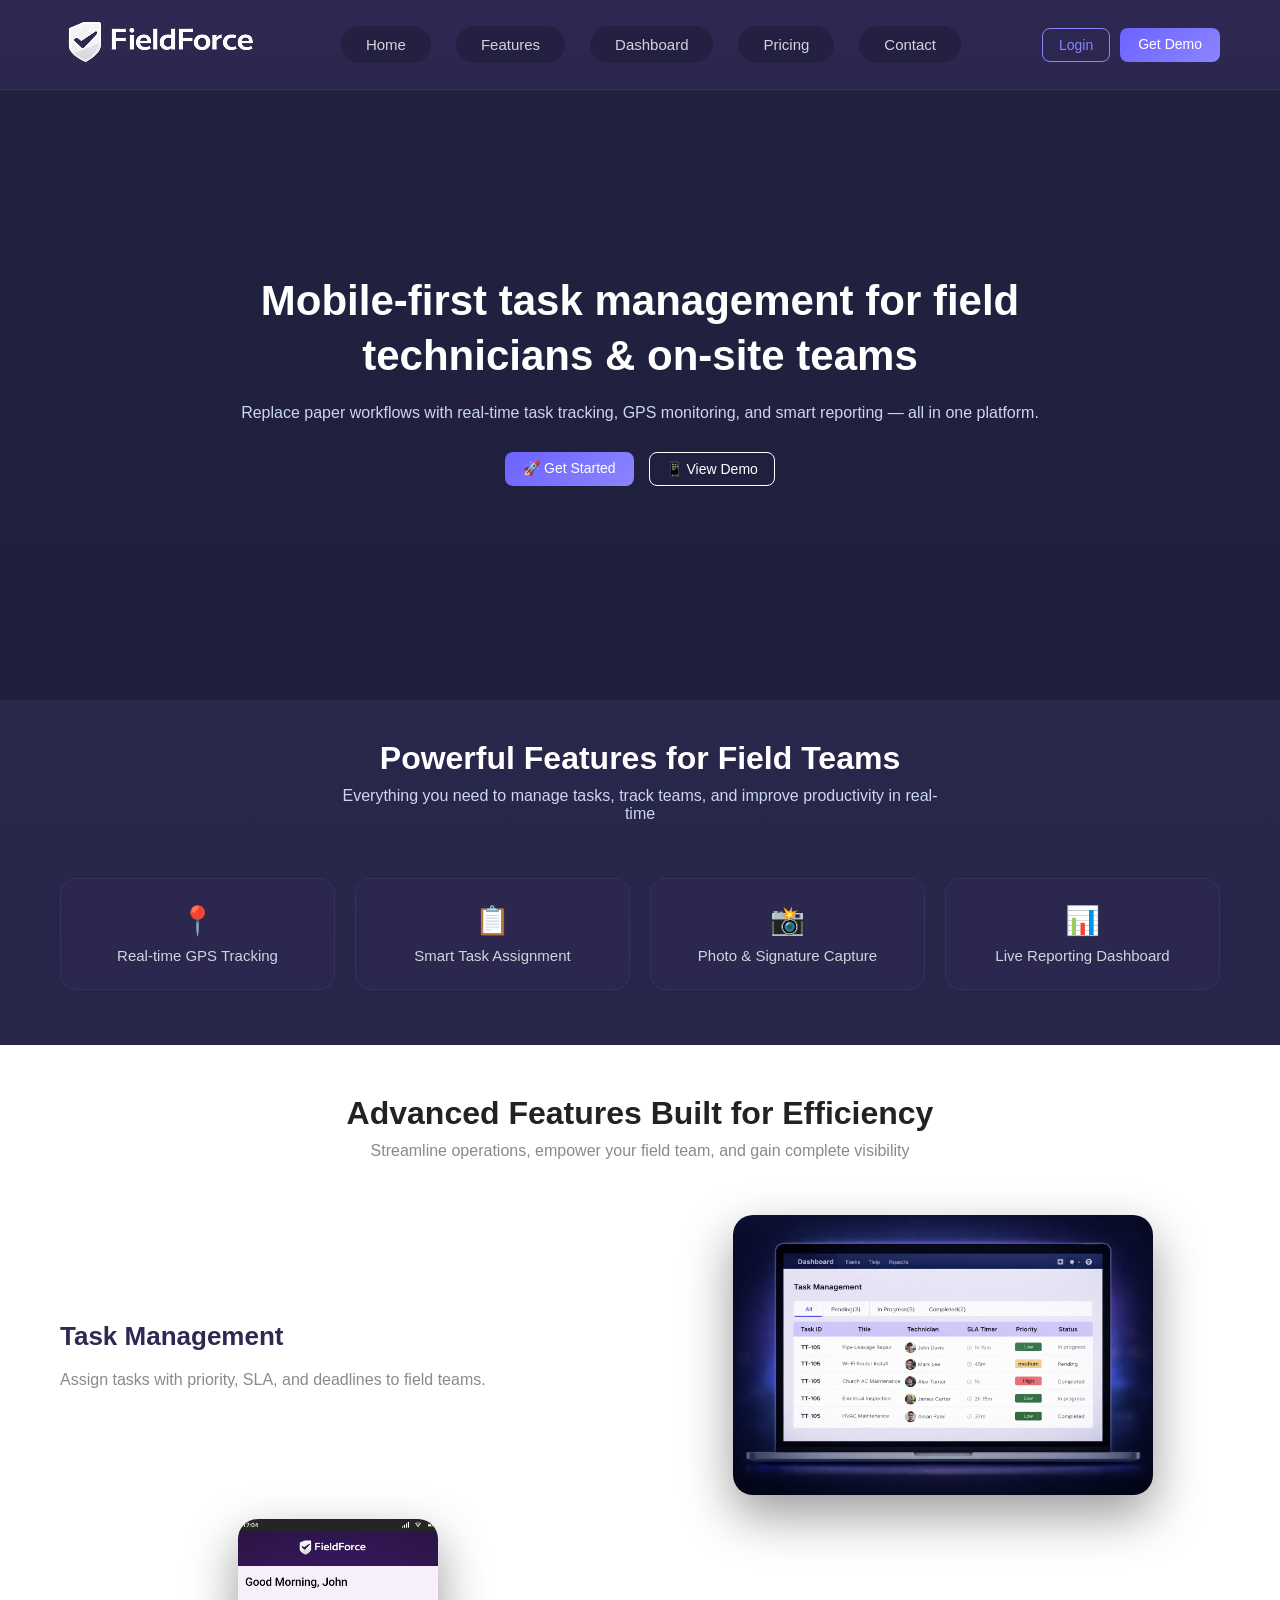
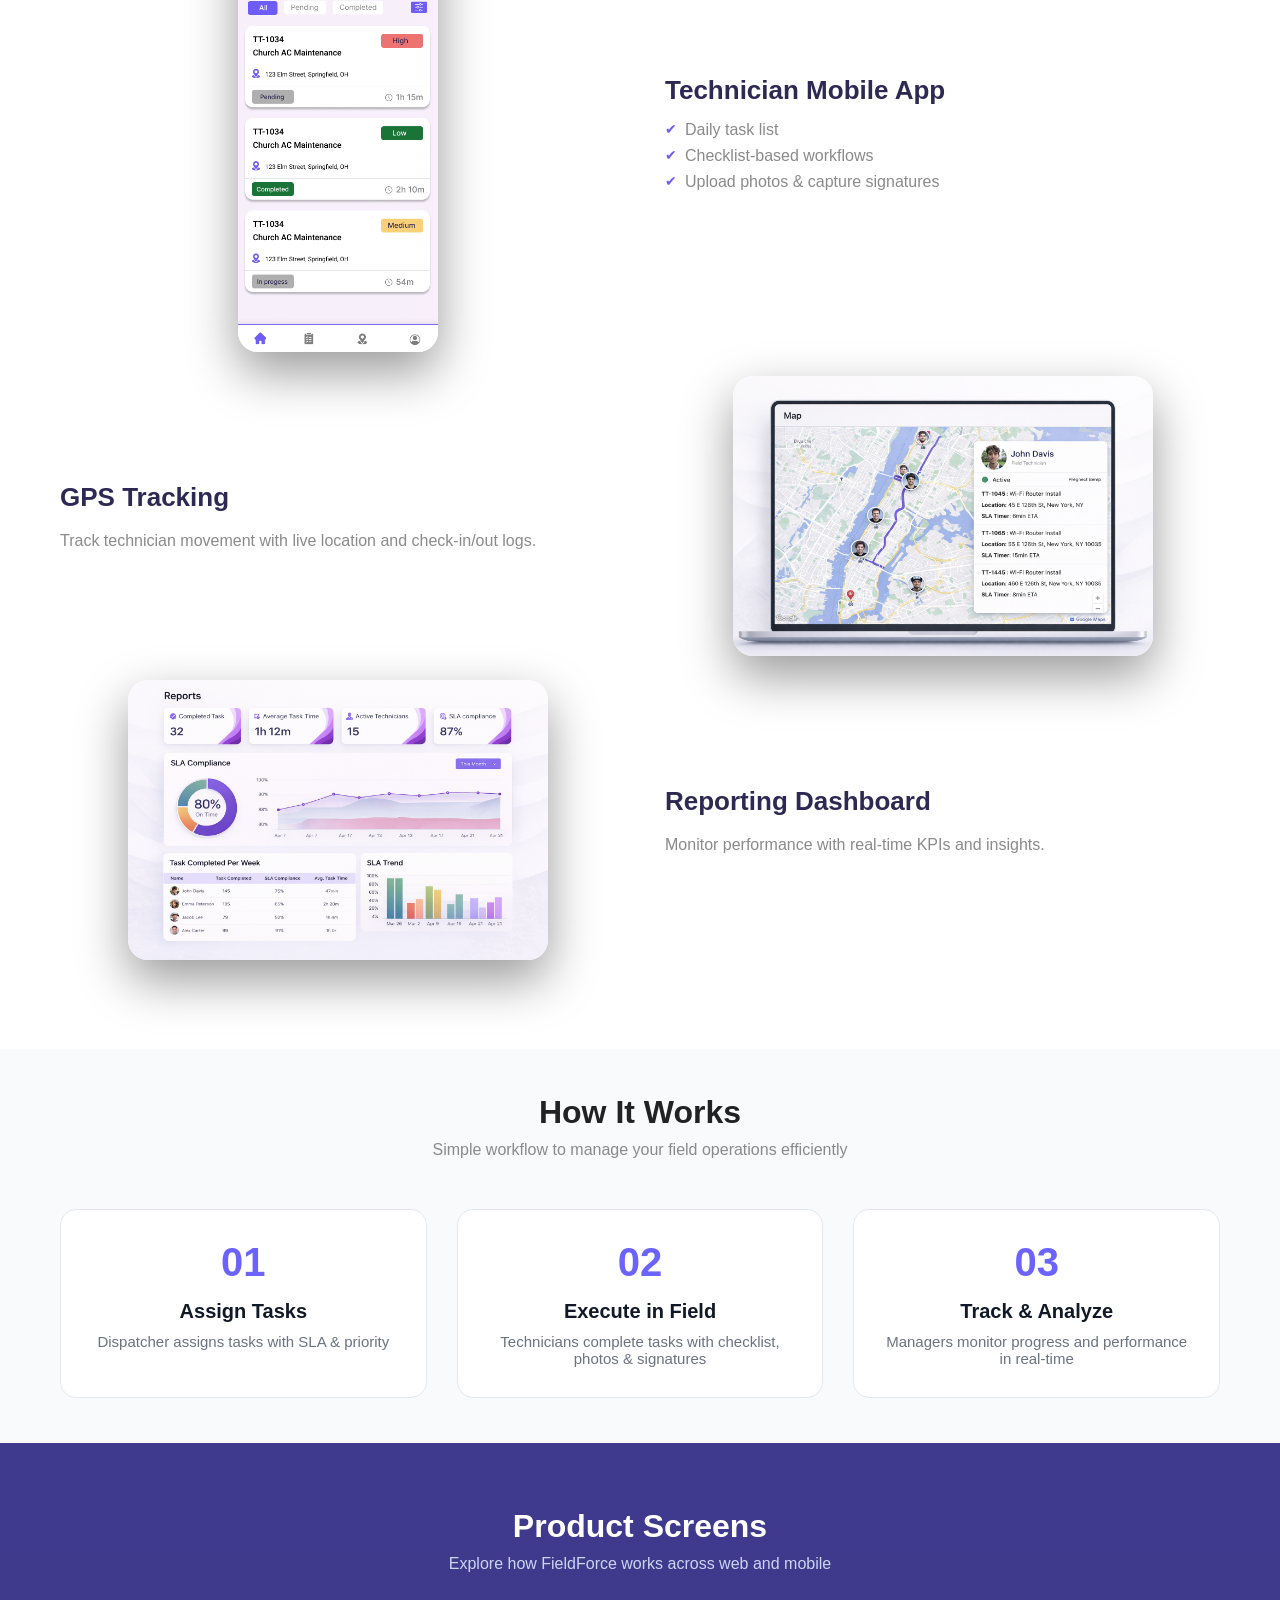
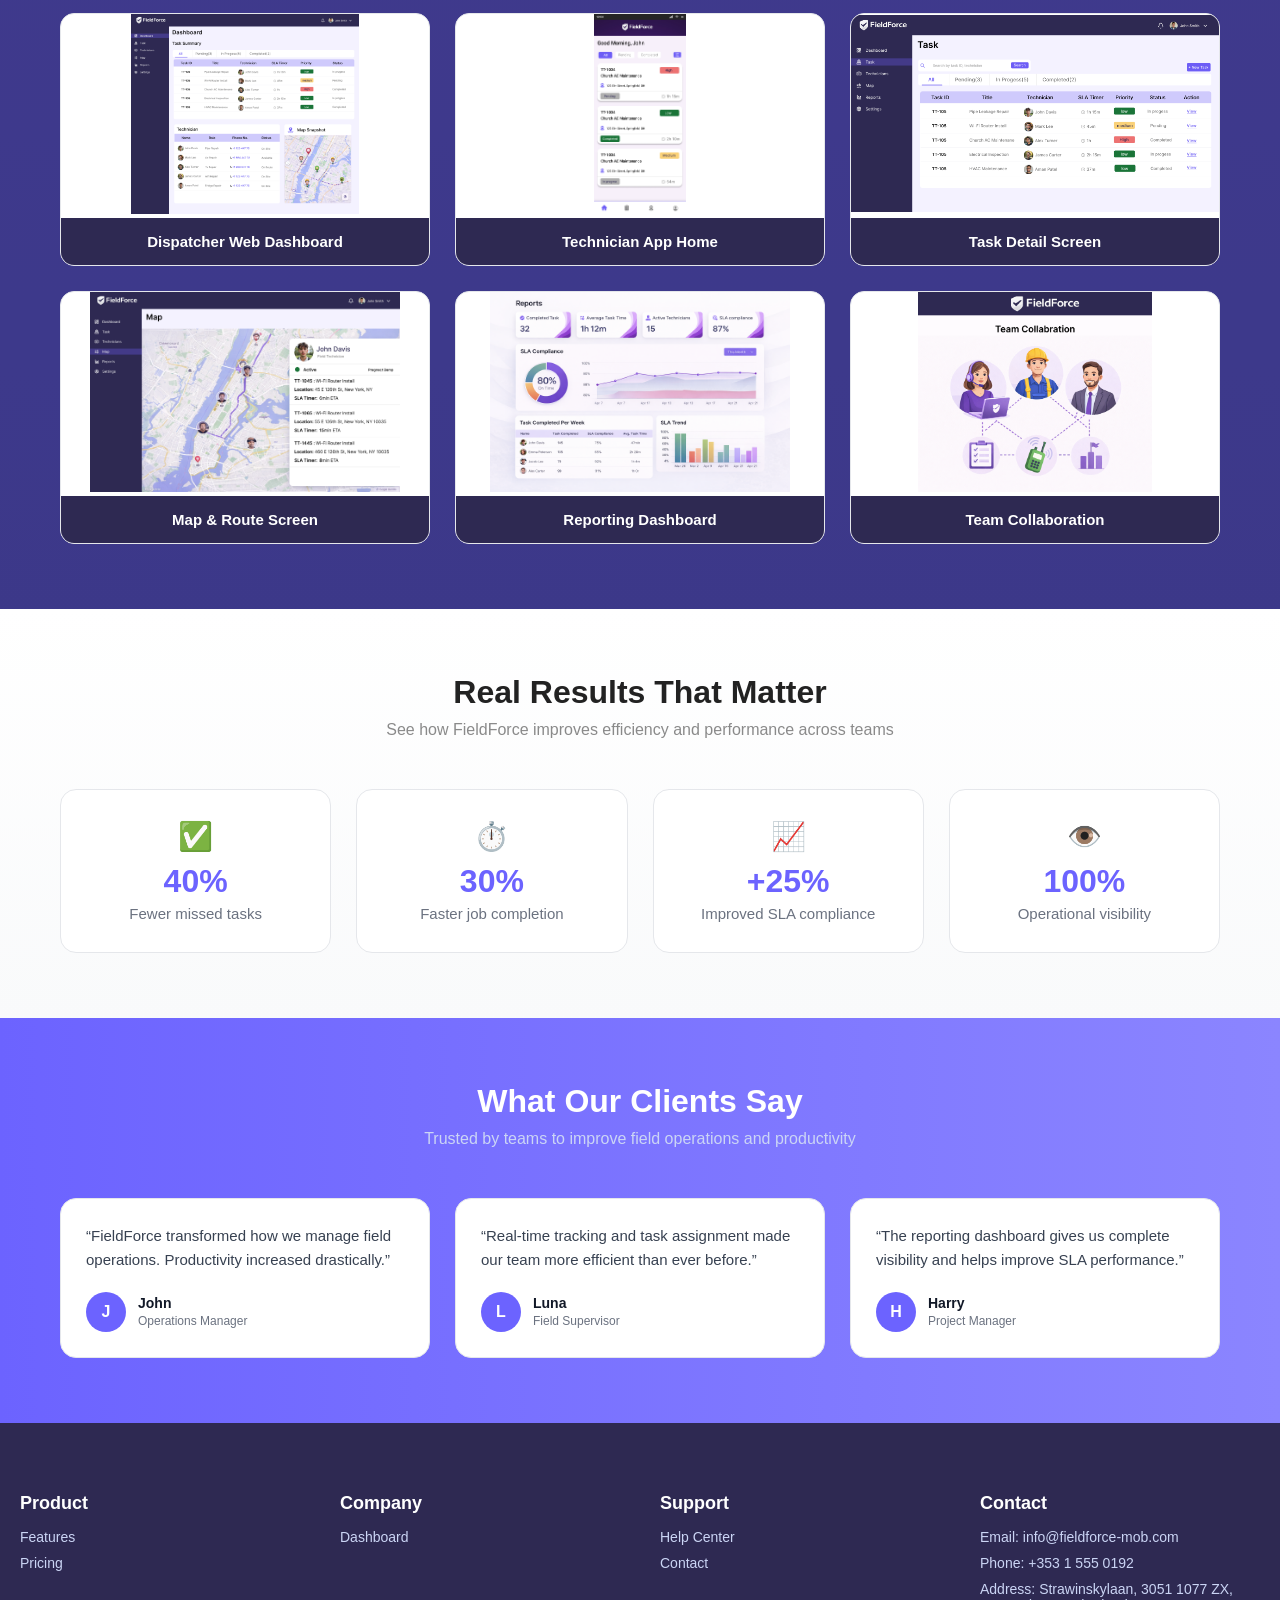
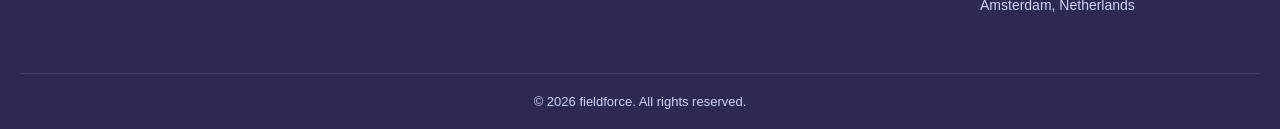
<file: index.html>
<!DOCTYPE html>
<html lang="en">

<head>
  <meta charset="UTF-8">
  <meta name="viewport" content="width=device-width, initial-scale=1.0">
  <title>FieldForce</title>
  <link rel="shortcut icon" href="assets/images/logo.png" type="image/x-icon">
  <link rel="stylesheet" href="assets/css/style.css">
  <link rel="stylesheet" href="assets/css/auth.css">
  <link rel="stylesheet" href="https://cdnjs.cloudflare.com/ajax/libs/font-awesome/6.5.0/css/all.min.css">
</head>

<body>

  <!-- Navbar -->
  <header class="navbar">
    <div class="container">

      <!-- Logo -->
      <div class="logo"><a href="/"><img src="assets/images/logo.png" alt=""></a></div>

      <!-- Menu -->
      <nav class="nav-links" id="navLinks">
        <a href="/">Home</a>
        <a href="#features">Features</a>
        <a href="/#dashboard">Dashboard</a>
        <a href="pricing.html">Pricing</a>
        <a href="contact.html">Contact</a>

        <div class="mobile-cta">
          <button class="btn-outline">Login</button>
          <a href="javascript:void(0)" class="btn-primary" onclick="openModal()">Get Demo</a>
        </div>
      </nav>

      <!-- CTA Buttons -->
      <div class="cta-buttons">
        <a href="login.html" class="btn-outline">Login</a>
        <a href="javascript:void(0)" class="btn-primary" onclick="openModal()">Get Demo</a>
      </div>

      <!-- Hamburger -->
      <div class="menu-toggle" id="menuToggle">
        ☰
      </div>

    </div>
  </header>
  <!-- Hero -->
  <section class="hero">
    <div class="container hero-container">
      <video autoplay muted loop class="hero-video">
        <source src="assets/images/banner-video.mp4" type="video/mp4">
        Your browser does not support HTML5 video.
      </video>
      <!-- Left Content -->
      <div class="hero-content">
        <h1>
          Mobile-first task management for field technicians & on-site teams
        </h1>

        <p>
          Replace paper workflows with real-time task tracking, GPS monitoring,
          and smart reporting — all in one platform.
        </p>

        <div class="hero-buttons">
          <a href="login.html" class="btn-primary">🚀 Get Started</a>
          <a href="#" class="btn-outline" onclick="openModal()">📱 View Demo</a>
        </div>
      </div>

      <!-- Right Image -->
      <div class="hero-image">
        <img src="assets/images/home-banner.png" alt="App Preview">
      </div>

    </div>
  </section>


  <!-- features -->
  <section class="highlights">
    <div class="section-header">
      <h2>Powerful Features for Field Teams</h2>
      <p>Everything you need to manage tasks, track teams, and improve productivity in real-time</p>
    </div>
    <div class="container highlights-container">

      <div class="highlight-card">
        <div class="icon">📍</div>
        <h3>Real-time GPS Tracking</h3>
      </div>

      <div class="highlight-card">
        <div class="icon">📋</div>
        <h3>Smart Task Assignment</h3>
      </div>

      <div class="highlight-card">
        <div class="icon">📸</div>
        <h3>Photo & Signature Capture</h3>
      </div>

      <div class="highlight-card">
        <div class="icon">📊</div>
        <h3>Live Reporting Dashboard</h3>
      </div>

    </div>
  </section>

  <!-- Features -->
  <section class="features" id="features">
    <div class="section-header">
      <h2>Advanced Features Built for Efficiency</h2>
      <p>Streamline operations, empower your field team, and gain complete visibility</p>
    </div>
    <div class="container">

      <!-- Section Heading -->

      <div class="feature-card">
        <!-- Feature 1 -->
        <div class="feature-row">
          <div class="feature-text">
            <h3>Task Management</h3>
            <p>
              Assign tasks with priority, SLA, and deadlines to field teams.
            </p>
          </div>
          <div class="feature-image">
            <img src="assets/images/taskmange.png" alt="Task Management">
          </div>
        </div>

        <!-- Feature 2 -->
        <div class="feature-row reverse">
          <div class="feature-text">
            <h3>Technician Mobile App</h3>
            <ul>
              <li>Daily task list</li>
              <li>Checklist-based workflows</li>
              <li>Upload photos & capture signatures</li>
            </ul>
          </div>
          <div class="feature-image">
            <img src="assets/images/mobile-app.png" alt="Mobile App" style="width: 200px;">
          </div>
        </div>

        <!-- Feature 3 -->
        <div class="feature-row">
          <div class="feature-text">
            <h3>GPS Tracking</h3>
            <p>
              Track technician movement with live location and check-in/out logs.
            </p>
          </div>
          <div class="feature-image">
            <img src="assets/images/gps.png" alt="GPS Tracking">
          </div>
        </div>

        <!-- Feature 4 -->
        <div class="feature-row reverse">
          <div class="feature-text">
            <h3>Reporting Dashboard</h3>
            <p>
              Monitor performance with real-time KPIs and insights.
            </p>
          </div>
          <div class="feature-image">
            <img src="assets/images/report.png" alt="Reporting">
          </div>
        </div>

      </div>
    </div>

  </section>

  <!-- How it works -->
  <section class="how-it-works">

    <div class="container">

      <!-- Heading -->
      <div class="section-header dark">
        <h2>How It Works</h2>
        <p>Simple workflow to manage your field operations efficiently</p>
      </div>

      <!-- Steps -->
      <div class="steps">

        <!-- Step 1 -->
        <div class="step-card">
          <div class="step-number">01</div>
          <h3>Assign Tasks</h3>
          <p>Dispatcher assigns tasks with SLA & priority</p>
        </div>

        <!-- Step 2 -->
        <div class="step-card">
          <div class="step-number">02</div>
          <h3>Execute in Field</h3>
          <p>Technicians complete tasks with checklist, photos & signatures</p>
        </div>

        <!-- Step 3 -->
        <div class="step-card">
          <div class="step-number">03</div>
          <h3>Track & Analyze</h3>
          <p>Managers monitor progress and performance in real-time</p>
        </div>

      </div>

    </div>

  </section>

  <!-- Dashboard -->
  <section class="screens" id="dashboard">

    <div class="container dashboard-container">

      <!-- Heading -->
      <div class="section-header dark">
        <h2>Product Screens</h2>
        <p>Explore how FieldForce works across web and mobile</p>
      </div>

      <!-- Grid -->
      <div class="screens-grid">

        <div class="screen-card">
          <img src="assets/images/Web-Dashboard.png" alt="">
          <h4>Dispatcher Web Dashboard</h4>
        </div>

        <div class="screen-card">
          <img src="assets/images/mobile-app.png" alt="" style="object-fit: contain;">
          <h4>Technician App Home</h4>
        </div>

        <div class="screen-card">
          <img src="assets/images/Task.png" alt="">
          <h4>Task Detail Screen</h4>
        </div>

        <div class="screen-card">
          <img src="assets/images/map.png" alt="">
          <h4>Map & Route Screen</h4>
        </div>

        <div class="screen-card">
          <img src="assets/images/report.png" alt="">
          <h4>Reporting Dashboard</h4>
        </div>

        <div class="screen-card">
          <img src="assets/images/team.png" alt="">
          <h4>Team Collaboration</h4>
        </div>

      </div>

    </div>

  </section>


  <!-- Stats -->
  <section class="impact">

    <div class="container">

      <!-- Heading -->
      <div class="section-header dark">
        <h2>Real Results That Matter</h2>
        <p>See how FieldForce improves efficiency and performance across teams</p>
      </div>

      <!-- Stats -->
      <div class="impact-grid">

        <div class="impact-card">
          <div class="icon">✅</div>
          <h3>40%</h3>
          <p>Fewer missed tasks</p>
        </div>

        <div class="impact-card">
          <div class="icon">⏱️</div>
          <h3>30%</h3>
          <p>Faster job completion</p>
        </div>

        <div class="impact-card">
          <div class="icon">📈</div>
          <h3>+25%</h3>
          <p>Improved SLA compliance</p>
        </div>

        <div class="impact-card">
          <div class="icon">👁️</div>
          <h3>100%</h3>
          <p>Operational visibility</p>
        </div>

      </div>

    </div>

  </section>

  <!-- testimonials -->
  <section class="testimonials">

    <div class="container">

      <!-- Heading -->
      <div class="section-header dark">
        <h2>What Our Clients Say</h2>
        <p>Trusted by teams to improve field operations and productivity</p>
      </div>

      <!-- Testimonials Grid -->
      <div class="testimonials-grid">

        <!-- Testimonial 1 -->
        <div class="testimonial-card">
          <p>
            “FieldForce transformed how we manage field operations. Productivity increased drastically.”
          </p>
          <div class="testimonial-user">
            <div class="avatar">J</div>
            <div>
              <h4>John</h4>
              <span>Operations Manager</span>
            </div>
          </div>
        </div>

        <!-- Testimonial 2 -->
        <div class="testimonial-card">
          <p>
            “Real-time tracking and task assignment made our team more efficient than ever before.”
          </p>
          <div class="testimonial-user">
            <div class="avatar">L</div>
            <div>
              <h4>Luna</h4>
              <span>Field Supervisor</span>
            </div>
          </div>
        </div>

        <!-- Testimonial 3 -->
        <div class="testimonial-card">
          <p>
            “The reporting dashboard gives us complete visibility and helps improve SLA performance.”
          </p>
          <div class="testimonial-user">
            <div class="avatar">H</div>
            <div>
              <h4>Harry</h4>
              <span>Project Manager</span>
            </div>
          </div>
        </div>

      </div>

    </div>

  </section>


  <!-- Footer -->
  <footer class="footer">

    <div class="footer-container">

      <!-- Product -->
      <div class="footer-col">
        <h3>Product</h3>
        <ul>
          <li><a href="#features">Features</a></li>
          <li><a href="pricing.html">Pricing</a></li>
        </ul>
      </div>

      <!-- Company -->
      <div class="footer-col">
        <h3>Company</h3>
        <ul>
          <li><a href="#dashboard">Dashboard</a></li>
        </ul>
      </div>

      <!-- Column 3 -->
      <div class="footer-col">
        <h3>Support</h3>
        <ul>
          <li><a href="contact.html">Help Center</a></li>
          <li><a href="contact.html">Contact</a></li>
          <!-- <li><a href="#">Privacy Policy</a></li> -->
        </ul>
      </div>

      <!-- Column 4 -->
      <div class="footer-col">
        <h3>Contact</h3>
        <ul class="contact-info" style="background: none; display: inherit; padding: inherit;">
          <li>Email: info@fieldforce-mob.com</li>
          <li>Phone: +353 1 555 0192</li>
          <li>Address: Strawinskylaan, 3051
                1077 ZX, Amsterdam,
                Netherlands</li>
        </ul>

      </div>

      <!-- Social -->
      <!-- <div class="social-links">
        <a href="#">LinkedIn</a>
        <a href="#">Twitter</a>
        <a href="#">Facebook</a>
      </div> -->

    </div>

    <!-- Bottom -->
    <div class="footer-bottom">
      <p>© 2026 fieldforce. All rights reserved.</p>
    </div>

  </footer>

  <div class="modal" id="demoModal">

    <div class="modal-content" id="modalBox">

      <span class="close" onclick="closeModal()">&times;</span>

      <h2>Request a Demo</h2>

      <form id="demoForm">

        <input type="text" id="name" placeholder="Full Name" required>
        <input type="email" id="email" placeholder="Email Address" required>
        <!-- <input type="text" placeholder="Farm Size"> -->
        <input type="text" placeholder="Location" required>
        <input type="text" placeholder="City" required>

        <p class="" id="formError"></p>

        <button type="submit">Submit Request</button>

      </form>

    </div>

  </div>
  <script>
    const modal = document.getElementById("demoModal");
    const form = document.getElementById("demoForm");
    const error = document.getElementById("formError");
    const box = document.getElementById("modalBox");

    function openModal() {
      document.getElementById("demoModal").style.display = "flex";
    }

    function closeModal() {
      document.getElementById("demoModal").style.display = "none";
    }

    /* close outside */
    window.onclick = function (e) {
      const modal = document.getElementById("demoModal");
      if (e.target === modal) {
        modal.style.display = "none";
      }
    }

    /* FORM VALIDATION */
    form.addEventListener("submit", function (e) {
      e.preventDefault();

      const name = document.getElementById("name").value;
      const email = document.getElementById("email").value;

      if (name === "" || email === "") {
        error.innerText = "Please fill all required fields";

        box.classList.add("shake");
        setTimeout(() => box.classList.remove("shake"), 300);
      } else {
        error.classList.add("success");
        error.innerText = "✅ Request submitted successfully!";

        form.reset();
      }
    });

    const toggle = document.getElementById("menuToggle");
    const nav = document.getElementById("navLinks");

    toggle.addEventListener("click", () => {
      nav.classList.toggle("active");
    });
  </script>
  <!-- <script src="script.js"></script> -->
</body>

</html>
</file>
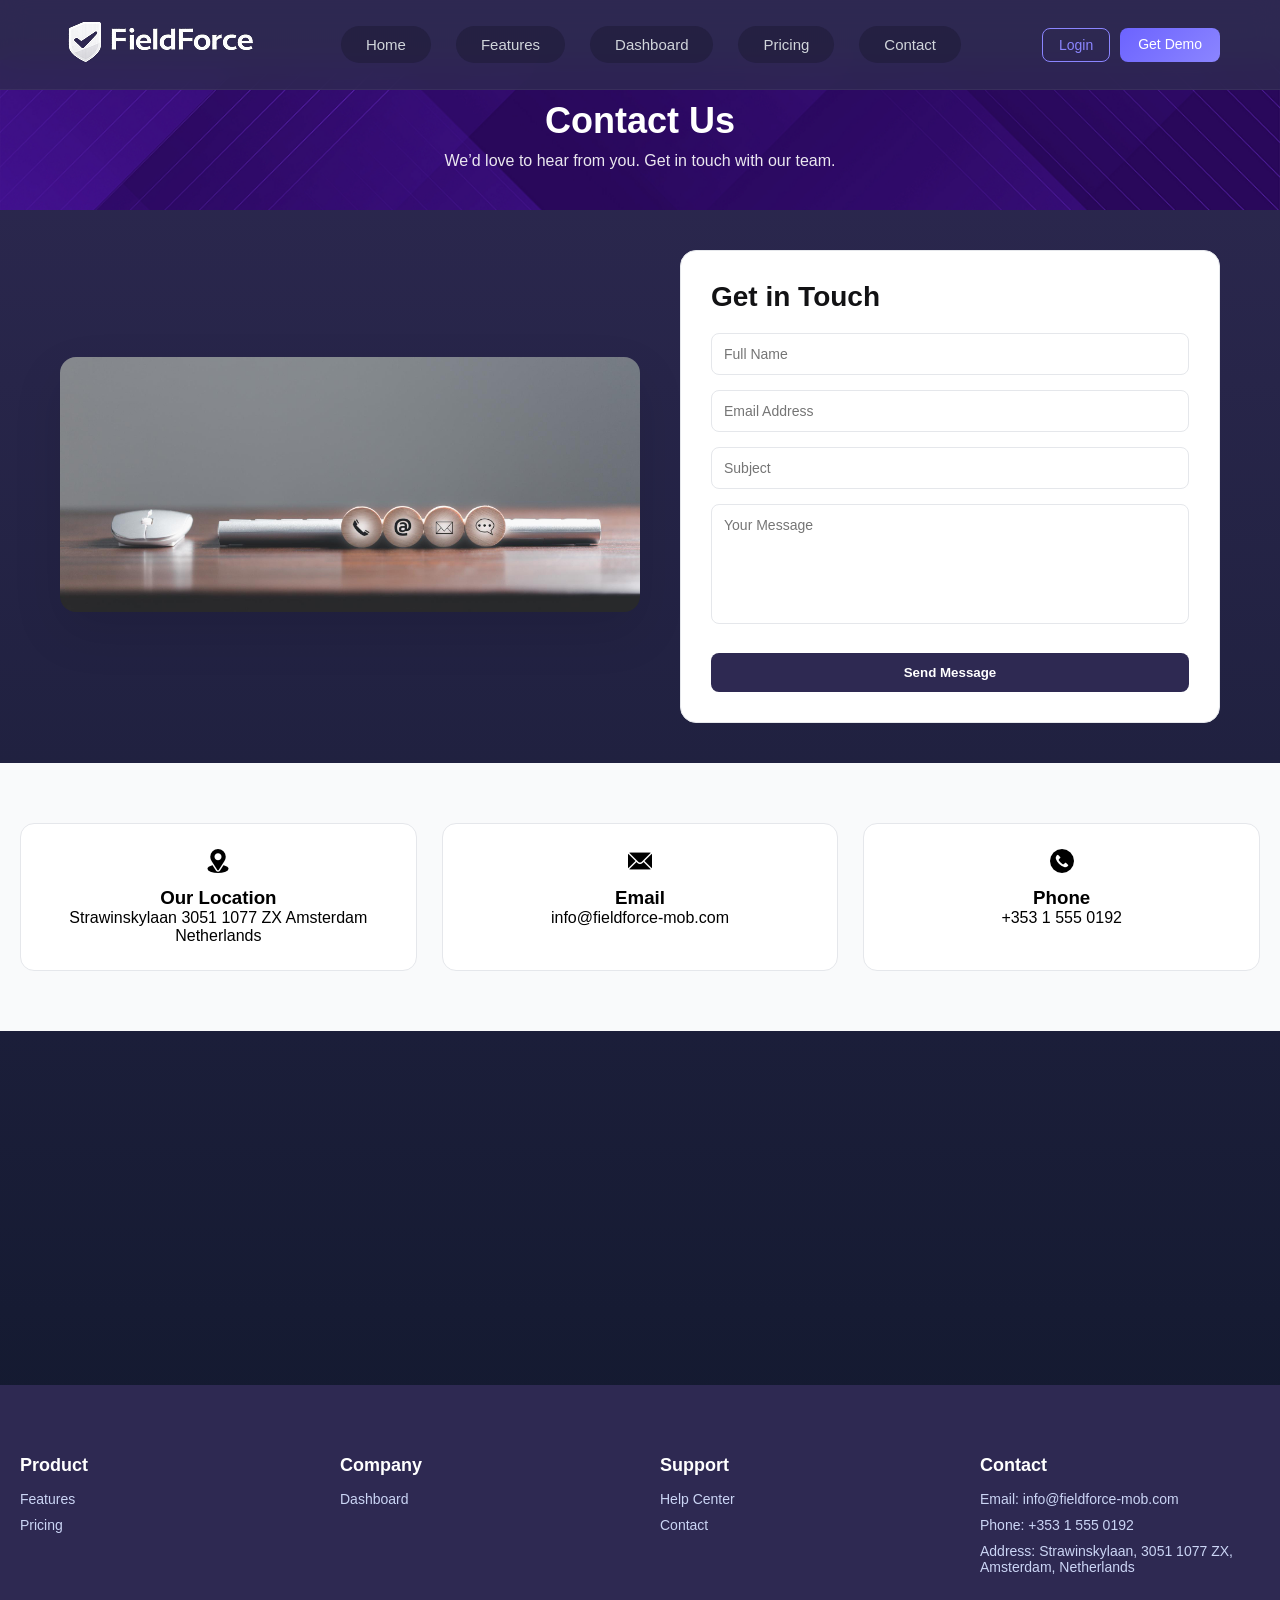
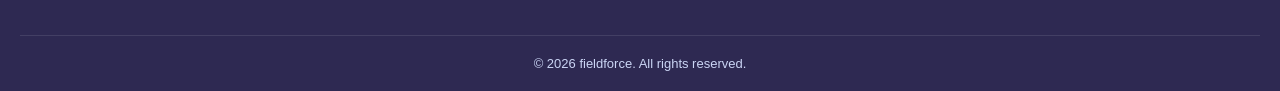
<file: contact.html>
<!DOCTYPE html>
<html lang="en">

<head>
    <meta charset="UTF-8">
    <meta name="viewport" content="width=device-width, initial-scale=1.0">
    <title>FieldForce</title>
    <link rel="shortcut icon" href="assets/images/logo.png" type="image/x-icon">
    <link rel="stylesheet" href="assets/css/style.css">
    <link rel="stylesheet" href="assets/css/auth.css">
    <link rel="stylesheet" href="https://cdnjs.cloudflare.com/ajax/libs/font-awesome/6.5.0/css/all.min.css">
</head>

<body>

    <!-- Navbar -->
    <header class="navbar">
        <div class="container">

            <!-- Logo -->
            <div class="logo"><a href="/"><img src="assets/images/logo.png" alt=""></a></div>

            <!-- Menu -->
            <nav class="nav-links" id="navLinks">
                <a href="/">Home</a>
                <a href="/#features">Features</a>
                <a href="/#dashboard">Dashboard</a>
                <a href="pricing.html">Pricing</a>
                <a href="contact.html">Contact</a>

                <div class="mobile-cta">
                    <a href="login.html" class="btn-outline">Login</a>
                    <a href="javascript:void(0)" class="btn-primary" onclick="openModal()">Get Demo</a>
                </div>
            </nav>

            <!-- CTA Buttons -->
            <div class="cta-buttons">
                <a href="login.html" class="btn-outline">Login</a>
                <a href="javascript:void(0)" class="btn-primary" onclick="openModal()">Get Demo</a>
            </div>

            <!-- Hamburger -->
            <div class="menu-toggle" id="menuToggle">
                ☰
            </div>

        </div>
    </header>


    <section class="banner">
        <h1>Contact Us</h1>
        <p>We’d love to hear from you. Get in touch with our team.</p>
    </section>

    <!-- CONTACT SECTION -->
    <section class="contact-container">

        <!-- LEFT IMAGE -->
        <div class="contact-image">
            <img src="assets/images/contact.jpg" alt="Farm">
        </div>

        <!-- RIGHT FORM -->
        <div class="contact-form">
            <h2 style="color: #121214; font-size: 28px;">Get in Touch</h2>
            <form id="contactform">
                <input type="text" id="name1" placeholder="Full Name">
                <input type="email" id="email1" placeholder="Email Address">
                <input type="text" id="subject1" placeholder="Subject">

                <textarea id="message1" placeholder="Your Message"></textarea>

                <p class="form-msg" id="formMsg"></p>

                <button type="submit">Send Message</button>
            </form>

        </div>

    </section>

    <!-- CONTACT INFO -->
    <section class="contact-info">

        <div class="info-card">
            <img src="assets/images/location.png">
            <h3>Our Location</h3>
            <p>Strawinskylaan 3051
                1077 ZX Amsterdam
                Netherlands</p>
        </div>

        <div class="info-card">
            <img src="assets/images/mail.png">
            <h3>Email</h3>
            <p>info@fieldforce-mob.com</p>
        </div>

        <div class="info-card">
            <img src="assets/images/phone-call.png">
            <h3>Phone</h3>
            <p>+353 1 555 0192</p>
        </div>

    </section>

    <!-- MAP -->
    <section class="map">
        <iframe
            src="https://www.google.com/maps/embed?pb=!1m18!1m12!1m3!1d1774.29138637451!2d4.867273175401658!3d52.34018914952828!2m3!1f0!2f0!3f0!3m2!1i1024!2i768!4f13.1!3m3!1m2!1s0x47c60a041fc179cb%3A0x177d2da794cbbc47!2sStrawinskylaan%203051%2C%201077%20ZX%20Amsterdam%2C%20Netherlands!5e1!3m2!1sen!2sin!4v1774687290014!5m2!1sen!2sin"
            width="600" height="450" style="border:0;" allowfullscreen="" loading="lazy"
            referrerpolicy="no-referrer-when-downgrade"></iframe>
    </section>
    <!-- Footer -->
    <footer class="footer">

        <div class="footer-container">

            <!-- Product -->
            <div class="footer-col">
                <h3>Product</h3>
                <ul>
                    <li><a href="/#features">Features</a></li>
                    <li><a href="pricing.html">Pricing</a></li>
                </ul>
            </div>

            <!-- Company -->
            <div class="footer-col">
                <h3>Company</h3>
                <ul>
                    <li><a href="/#dashboard">Dashboard</a></li>
                </ul>
            </div>

            <!-- Column 3 -->
            <div class="footer-col">
                <h3>Support</h3>
                <ul>
                    <li><a href="contact.html">Help Center</a></li>
                    <li><a href="contact.html">Contact</a></li>
                    <!-- <li><a href="#">Privacy Policy</a></li> -->
                </ul>
            </div>

            <!-- Column 4 -->
            <div class="footer-col">
                <h3>Contact</h3>
                <ul class="contact-info" style="background: none; display: inherit; padding: inherit;">
                    <li>Email: info@fieldforce-mob.com</li>
                    <li>Phone: +353 1 555 0192</li>
                    <li>Address: Strawinskylaan, 3051
                        1077 ZX, Amsterdam,
                        Netherlands</li>
                </ul>

            </div>

            <!-- Social -->


        </div>

        <!-- Bottom -->
        <div class="footer-bottom">
            <p>© 2026 fieldforce. All rights reserved.</p>
        </div>

    </footer>
    <div class="modal" id="demoModal">

        <div class="modal-content" id="modalBox">

            <span class="close" onclick="closeModal()">&times;</span>

            <h2>Request a Demo</h2>

            <form id="demoForm">

                <input type="text" id="name" placeholder="Full Name" required>
                <input type="email" id="email" placeholder="Email Address" required>
                <!-- <input type="text" placeholder="Farm Size"> -->
                <input type="text" placeholder="Location" required>
                <input type="text" placeholder="City" required>

                <p class="" id="formError"></p>

                <button type="submit">Submit Request</button>

            </form>

        </div>

    </div>
    <script>
        const modal = document.getElementById("demoModal");
        const form = document.getElementById("demoForm");
        const error = document.getElementById("formError");
        const box = document.getElementById("modalBox");

        function openModal() {
            document.getElementById("demoModal").style.display = "flex";
        }

        function closeModal() {
            document.getElementById("demoModal").style.display = "none";
        }

        /* close outside */
        window.onclick = function (e) {
            const modal = document.getElementById("demoModal");
            if (e.target === modal) {
                modal.style.display = "none";
            }
        }

        /* FORM VALIDATION */
        form.addEventListener("submit", function (e) {
            e.preventDefault();

            const name = document.getElementById("name").value;
            const email = document.getElementById("email").value;

            if (name === "" || email === "") {
                error.innerText = "Please fill all required fields";

                box.classList.add("shake");
                setTimeout(() => box.classList.remove("shake"), 300);
            } else {
                error.classList.add("success");
                error.innerText = "✅ Request submitted successfully!";

                form.reset();
            }
        });

        const contactform = document.getElementById("contactform");
        const msg = document.getElementById("formMsg");

        contactform.addEventListener("submit", function (e) {
            e.preventDefault();

            const name = document.getElementById("name1").value.trim();
            const email = document.getElementById("email1").value.trim();
            const subject = document.getElementById("subject1").value.trim();
            const message = document.getElementById("message1").value.trim();

            // Email regex
            const emailPattern = /^[^ ]+@[^ ]+\.[a-z]{2,3}$/;

            if (name === "" || email === "" || message === "") {
                showError("Please fill all required fields");
            }
            else if (!email.match(emailPattern)) {
                showError("Please enter a valid email");
            }
            else {
                msg.classList.remove("error");
                msg.classList.add("success");
                msg.innerText = "✅ Thank you for contacting us. We will get back to you shortly.";
                contactform.reset();
            }
        });

        function showError(text) {
            msg.classList.remove("success");
            msg.classList.add("error");
            msg.innerText = text;
        }
        const Hamburger = document.getElementById("menuToggle");
        const nav = document.getElementById("navLinks");

        Hamburger.addEventListener("click", () => {
            nav.classList.toggle("active");
        });
    </script>

</body>

</html>
</file>
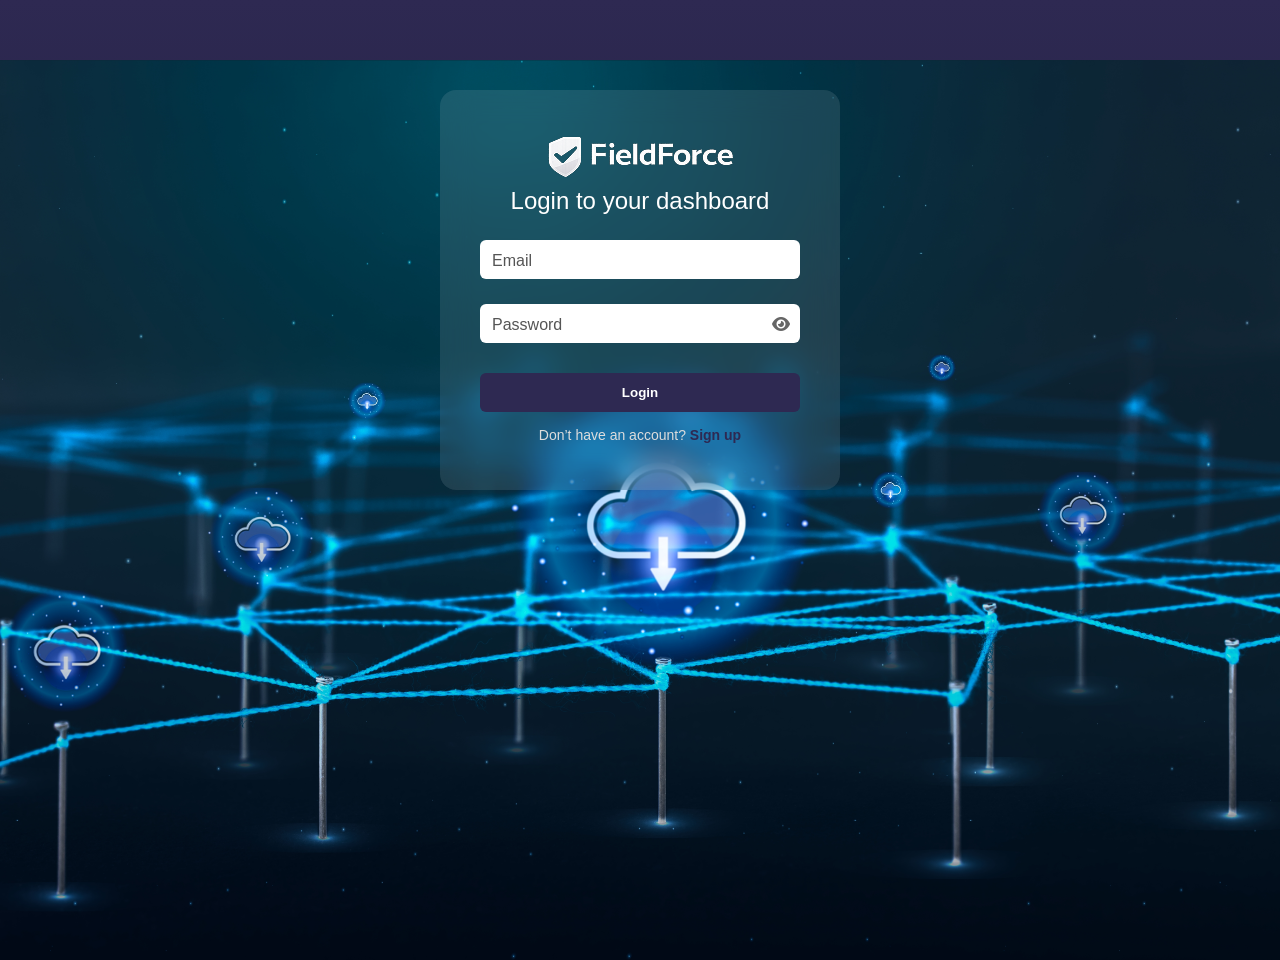
<file: login.html>
<!DOCTYPE html>
<html lang="en">

<head>
    <meta charset="UTF-8">
    <meta name="viewport" content="width=device-width, initial-scale=1.0">
    <title>CloudDesk Login</title>
    <link rel="shortcut icon" href="assets/images/logo.png" type="image/x-icon">
    <link rel="stylesheet" href="assets/css/style.css">
    <link rel="stylesheet" href="assets/css/auth.css">
    <link rel="stylesheet" href="https://cdnjs.cloudflare.com/ajax/libs/font-awesome/6.5.0/css/all.min.css">
    <style>
        .input-box {
            position: relative;
        }

        .toggle-password {
            position: absolute;
            right: 10px;
            top: 50%;
            transform: translateY(-50%);
            cursor: pointer;
            color: #666;
        }
    </style>
</head>

<body>
    <div class="login-container">
        <div class="login-card" id="loginCard">
            <a href="/"><img src="assets/images/logo.png" alt=""></a>
            <p>Login to your dashboard</p>

            <form id="loginForm">

                <div class="input-box">
                    <input type="email" id="email" required>
                    <label>Email</label>
                </div>

                <div class="input-box" style="margin-bottom: 0;">
                    <input type="password" id="password" required>
                    <label>Password</label>
                    <i class="fa-solid fa-eye toggle-password" id="togglePassword"></i>
                </div>

                <p class="error" id="errorMsg"></p>

                <button type="submit">Login</button>
                <div class="signup-text">
                    Don’t have an account? <a href="signup.html">Sign up</a>
                </div>

            </form>

        </div>

    </div>

    <script>
        const form = document.getElementById("loginForm");
        const errorMsg = document.getElementById("errorMsg");
        const card = document.getElementById("loginCard");

        form.addEventListener("submit", function (e) {
            e.preventDefault();

            const email = document.getElementById("email").value;
            const password = document.getElementById("password").value;

            // Dummy credentials
            if (email === "admin@agrisense.com" && password === "123456") {
                errorMsg.style.color = "#22c55e";
                errorMsg.innerText = "Login successful!";
            } else {
                errorMsg.innerText = "Invalid credentials";
                form.reset();

                // Shake animation
                card.classList.add("shake");
                setTimeout(() => card.classList.remove("shake"), 300);
            }
        });

        /* PASSWORD TOGGLE */
        // function togglePassword() {
        //     const pass = document.getElementById("password");
        //     pass.type = pass.type === "password" ? "text" : "password";
        // }
        const togglePassword = document.getElementById("togglePassword");
        const password = document.getElementById("password");

        togglePassword.addEventListener("click", function () {
            const type = password.getAttribute("type") === "password" ? "text" : "password";
            password.setAttribute("type", type);

            this.classList.toggle("fa-eye");
            this.classList.toggle("fa-eye-slash");
        });
    </script>

</body>

</html>
</file>
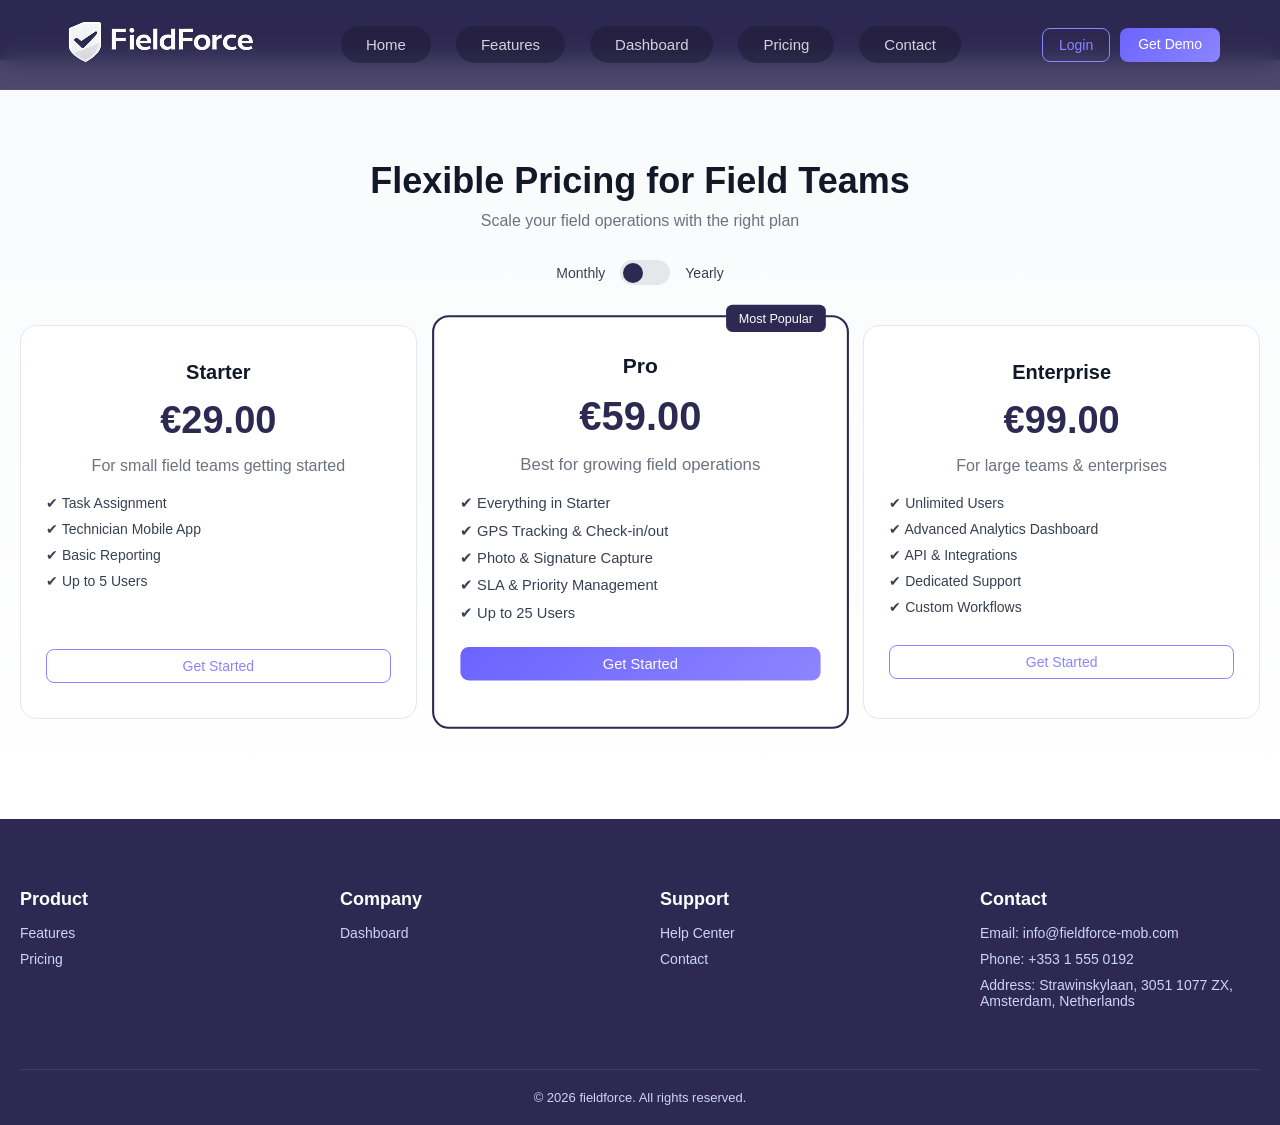
<file: pricing.html>
<!DOCTYPE html>
<html lang="en">

<head>
  <meta charset="UTF-8">
  <meta name="viewport" content="width=device-width, initial-scale=1.0">
  <title>FieldForce</title>
  <link rel="shortcut icon" href="assets/images/logo.png" type="image/x-icon">
  <link rel="stylesheet" href="assets/css/style.css">
  <link rel="stylesheet" href="assets/css/auth.css">
  <link rel="stylesheet" href="https://cdnjs.cloudflare.com/ajax/libs/font-awesome/6.5.0/css/all.min.css">
</head>

<body>

  <!-- Navbar -->
  <header class="navbar">
    <div class="container">

      <!-- Logo -->
      <div class="logo"><a href="/"><img src="assets/images/logo.png" alt=""></a></div>

      <!-- Menu -->
      <nav class="nav-links" id="navLinks">
        <a href="/">Home</a>
        <a href="/#features">Features</a>
        <a href="/#dashboard">Dashboard</a>
        <a href="pricing.html">Pricing</a>
        <a href="contact.html">Contact</a>

        <div class="mobile-cta">
          <a href="login.html" class="btn-outline">Login</a>
          <a href="javascript:void(0)" class="btn-primary" onclick="openModal()">Get Demo</a>
        </div>
      </nav>

      <!-- CTA Buttons -->
      <div class="cta-buttons">
        <a href="login.html" class="btn-outline">Login</a>
        <a href="javascript:void(0)" class="btn-primary" onclick="openModal()">Get Demo</a>
      </div>

      <!-- Hamburger -->
      <div class="menu-toggle" id="menuToggle">
        ☰
      </div>

    </div>
  </header>
  <!-- Hero -->
  <section class="pricing-section">
    <h1>Flexible Pricing for Field Teams</h1>
    <p>Scale your field operations with the right plan</p>

    <!-- Toggle -->
    <div class="pricing-toggle">
      <span>Monthly</span>
      <label class="switch">
        <input type="checkbox" id="toggle">
        <span class="slider"></span>
      </label>
      <span>Yearly</span>
    </div>

    <!-- Pricing Cards -->
    <div class="pricing-grid">

      <!-- Starter -->
      <div class="pricing-card">
        <h3>Starter</h3>
        <h2 class="price" data-month="29.00" data-year="290.00">€29.00</h2>
        <p>For small field teams getting started</p>

        <ul>
          <li>✔ Task Assignment</li>
          <li>✔ Technician Mobile App</li>
          <li>✔ Basic Reporting</li>
          <li>✔ Up to 5 Users</li>
        </ul>

        <a href="contact.html" class="btn-outline" style="margin-top: 60px; display: block;">Get Started</a>
      </div>

      <!-- Pro -->
      <div class="pricing-card popular">
        <span class="badge">Most Popular</span>
        <h3>Pro</h3>
        <h2 class="price" data-month="59.00" data-year="590.00">€59.00</h2>
        <p>Best for growing field operations</p>

        <ul>
          <li>✔ Everything in Starter</li>
          <li>✔ GPS Tracking & Check-in/out</li>
          <li>✔ Photo & Signature Capture</li>
          <li>✔ SLA & Priority Management</li>
          <li>✔ Up to 25 Users</li>
        </ul>

        <a href="contact.html" class="btn-primary" style="display: block;">Get Started</a>
      </div>

      <!-- Enterprise -->
      <div class="pricing-card">
        <h3>Enterprise</h3>
        <h2 class="price" data-month="99.00" data-year="990.00">€99.00</h2>
        <p>For large teams & enterprises</p>

        <ul>
          <li>✔ Unlimited Users</li>
          <li>✔ Advanced Analytics Dashboard</li>
          <li>✔ API & Integrations</li>
          <li>✔ Dedicated Support</li>
          <li>✔ Custom Workflows</li>
        </ul>

        <a href="contact.html" class="btn-outline" style="margin-top: 30px; display: block;">Get Started</a>
      </div>

    </div>
  </section>

  <!-- Footer -->
  <footer class="footer">

    <div class="footer-container">

      <!-- Product -->
      <div class="footer-col">
        <h3>Product</h3>
        <ul>
          <li><a href="/#features">Features</a></li>
          <li><a href="pricing.html">Pricing</a></li>
        </ul>
      </div>

      <!-- Company -->
      <div class="footer-col">
        <h3>Company</h3>
        <ul>
          <li><a href="/#dashboard">Dashboard</a></li>
        </ul>
      </div>

      <!-- Column 3 -->
      <div class="footer-col">
        <h3>Support</h3>
        <ul>
          <li><a href="contact.html">Help Center</a></li>
          <li><a href="contact.html">Contact</a></li>
          <!-- <li><a href="#">Privacy Policy</a></li> -->
        </ul>
      </div>

      <!-- Column 4 -->
      <div class="footer-col">
        <h3>Contact</h3>
        <ul class="contact-info" style="background: none; display: inherit; padding: inherit;">
          <li>Email: info@fieldforce-mob.com</li>
          <li>Phone: +353 1 555 0192</li>
          <li>Address: Strawinskylaan, 3051
            1077 ZX, Amsterdam,
            Netherlands</li>
        </ul>

      </div>

      <!-- Social -->


    </div>

    <!-- Bottom -->
    <div class="footer-bottom">
      <p>© 2026 fieldforce. All rights reserved.</p>
    </div>

  </footer>

  <div class="modal" id="demoModal">

    <div class="modal-content" id="modalBox">

      <span class="close" onclick="closeModal()">&times;</span>

      <h2>Request a Demo</h2>

      <form id="demoForm">

        <input type="text" id="name" placeholder="Full Name" required>
        <input type="email" id="email" placeholder="Email Address" required>
        <!-- <input type="text" placeholder="Farm Size"> -->
        <input type="text" placeholder="Location" required>
        <input type="text" placeholder="City" required>

        <p class="" id="formError"></p>

        <button type="submit">Submit Request</button>

      </form>

    </div>

  </div>
  <script>
    const modal = document.getElementById("demoModal");
    const form = document.getElementById("demoForm");
    const error = document.getElementById("formError");
    const box = document.getElementById("modalBox");

    function openModal() {
      document.getElementById("demoModal").style.display = "flex";
    }

    function closeModal() {
      document.getElementById("demoModal").style.display = "none";
    }

    /* close outside */
    window.onclick = function (e) {
      const modal = document.getElementById("demoModal");
      if (e.target === modal) {
        modal.style.display = "none";
      }
    }

    /* FORM VALIDATION */
    form.addEventListener("submit", function (e) {
      e.preventDefault();

      const name = document.getElementById("name").value;
      const email = document.getElementById("email").value;

      if (name === "" || email === "") {
        error.innerText = "Please fill all required fields";

        box.classList.add("shake");
        setTimeout(() => box.classList.remove("shake"), 300);
      } else {
        error.classList.add("success");
        error.innerText = "✅ Request submitted successfully!";

        form.reset();
      }
    });

    const toggle = document.getElementById("toggle");
    const prices = document.querySelectorAll(".price");

    function animateValue(el, start, end) {
      let duration = 300;
      let startTime = null;

      function animation(currentTime) {
        if (!startTime) startTime = currentTime;
        let progress = Math.min((currentTime - startTime) / duration, 1);
        let value = Math.floor(progress * (end - start) + start);
        el.innerText = "€" + value;

        if (progress < 1) {
          requestAnimationFrame(animation);
        }
      }

      requestAnimationFrame(animation);
    }

    toggle.addEventListener("change", () => {
      prices.forEach(price => {
        let current = parseInt(price.innerText.replace("€", ""));
        let target = toggle.checked
          ? parseInt(price.dataset.year)
          : parseInt(price.dataset.month);

        animateValue(price, current, target);
      });
    });
    const Hamburger = document.getElementById("menuToggle");
    const nav = document.getElementById("navLinks");

    Hamburger.addEventListener("click", () => {
      nav.classList.toggle("active");
    });
  </script>
</body>

</html>
</file>
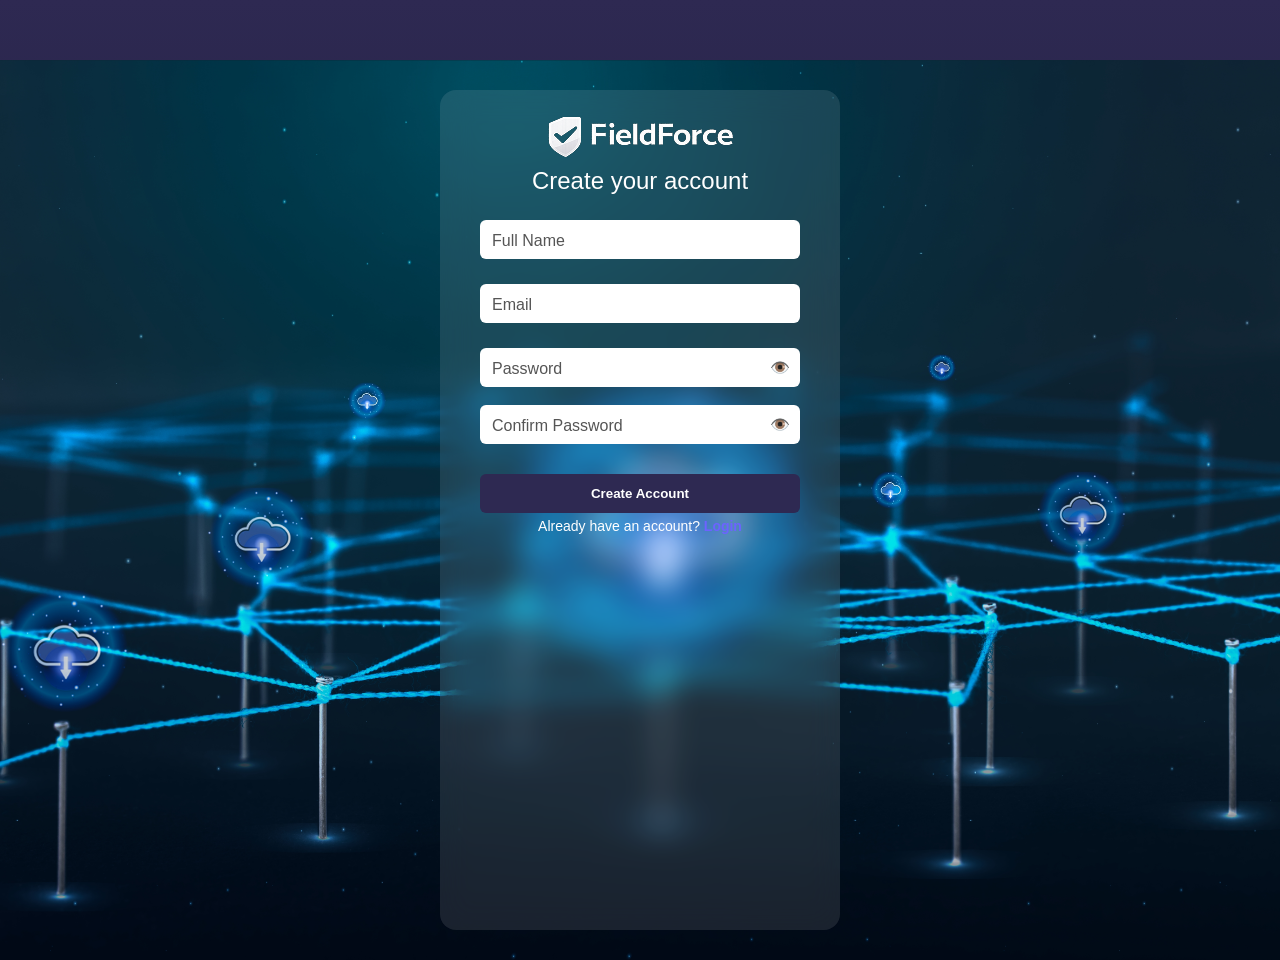
<file: signup.html>
<!DOCTYPE html>
<html lang="en">

<head>
    <meta charset="UTF-8">
    <meta name="viewport" content="width=device-width, initial-scale=1.0">
    <title>CloudDesk - Sign Up</title>
    <link rel="shortcut icon" href="assets/images/logo.png" type="image/x-icon">
   <link rel="stylesheet" href="assets/css/auth.css">
   <link rel="stylesheet" href="assets/css/style.css">
</head>

<body>

    <div class="signup-container">

        <div class="signup-card" id="signupCard">
            <a href="/"><img src="assets/images/logo.png" alt="logo"></a>
            <p>Create your account</p>

            <form id="signupForm">

                <div class="input-box">
                    <input type="text" id="name" required>
                    <label>Full Name</label>
                </div>

                <div class="input-box">
                    <input type="email" id="email" required>
                    <label>Email</label>
                </div>

                <div class="input-box">
                    <input type="password" id="password" required>
                    <label>Password</label>
                    <span class="toggle" onclick="togglePassword('password')">👁️</span>
                </div>

                <div class="input-box" style="margin: 0;">
                    <input type="password" id="confirmPassword" required>
                    <label>Confirm Password</label>
                    <span class="toggle" onclick="togglePassword('confirmPassword')">👁️</span>
                </div>

                <p class="error" id="errorMsg"></p>

                <button type="submit">Create Account</button>

                <p class="login-text">
                    Already have an account? <a href="login.html">Login</a>
                </p>

            </form>

        </div>

    </div>
    <script>
        const form = document.getElementById("signupForm");
        const errorMsg = document.getElementById("errorMsg");
        const card = document.getElementById("signupCard");

        form.addEventListener("submit", function (e) {
            e.preventDefault();

            const name = document.getElementById("name").value;
            const email = document.getElementById("email").value;
            const password = document.getElementById("password").value;
            const confirm = document.getElementById("confirmPassword").value;

            if (name === "" || email === "" || password === "" || confirm === "") {
                showError("All fields are required");
            }
            else if (password.length < 6) {
                showError("Password must be at least 6 characters");
            }
            else if (password !== confirm) {
                showError("Passwords do not match");
            }
            else {
                errorMsg.style.color = "#22c55e";
                errorMsg.innerText = "✅ Account created successfully!";
                form.reset();
            }
        });

        function showError(msg) {
            errorMsg.style.color = "#ff4d4d";
            errorMsg.innerText = msg;

            card.classList.add("shake");
            setTimeout(() => card.classList.remove("shake"), 300);
        }

        /* TOGGLE PASSWORD */
        function togglePassword(id) {
            const field = document.getElementById(id);
            field.type = field.type === "password" ? "text" : "password";
        }
    </script>

</body>

</html>
</file>
<file: assets/css/style.css>
/* ================= RESET ================= */
* {
    margin: 0;
    padding: 0;
    box-sizing: border-box;
    font-family: 'Inter', sans-serif;
    text-decoration: none;
}

body {
    background: linear-gradient(180deg, #2E2952, #0f172a);
    padding-top: 60px;
    /* space for fixed navbar */
}

/* ================= NAVBAR ================= */
.navbar {
    width: 100%;
    position: fixed;
    top: 0;
    left: 0;
    background: rgba(46, 41, 82, 0.85);
    backdrop-filter: blur(12px);
    border-bottom: 1px solid rgba(255, 255, 255, 0.05);
    z-index: 1000;
    transition: 0.3s ease;
}

/* Scroll effect */
.navbar.scrolled {
    box-shadow: 0 4px 20px rgba(0, 0, 0, 0.4);
}

/* ================= CONTAINER ================= */
.container {
    max-width: 1200px;
    margin: auto;
    padding: 15px 20px;
    display: flex;
    align-items: center;
    justify-content: space-between;
}

/* ================= LOGO ================= */
.logo {
    color: #ffffff;
    font-size: 22px;
    font-weight: 700;
    letter-spacing: 0.5px;
}

/* ================= NAV LINKS ================= */
.nav-links {
    display: flex;
    align-items: center;
    gap: 25px;
}

.nav-links a {
    color: #d1d5db;
    text-decoration: none;
    font-size: 15px;
    position: relative;
    transition: 0.3s;
    background: #1e1b3a99;
    padding: 10px 25px;
    border-radius: 25px;
}

/* Hover underline animation */
.nav-links a::after {
    content: "";
    position: absolute;
    width: 0%;
    height: 2px;
    left: 0;
    bottom: -4px;
    background: #8b85ff;
    transition: 0.3s;
}

.nav-links a:hover {
    color: #ffffff;
}

.nav-links a:hover::after {
    width: 100%;
}

/* ================= BUTTONS ================= */
.cta-buttons {
    display: flex;
    gap: 10px;
}

.btn-outline {
    border: 1px solid #8b85ff !important;
    background: transparent !important;
    color: #8b85ff !important;
    padding: 8px 16px !important;
    border-radius: 8px;
    cursor: pointer;
    transition: 0.3s;
    font-size: 14px;
}

.btn-outline:hover {
    background: #8b85ff;
    color: #fff;
}

.btn-primary {
    background: linear-gradient(135deg, #6c63ff, #8b85ff) !important;
    border: none;
    color: #fff;
    padding: 8px 18px !important;
    border-radius: 8px;
    cursor: pointer;
    transition: 0.3s;
    font-size: 14px;
    white-space: nowrap;
}

.btn-primary:hover {
    opacity: 0.9;
}

/* ================= HAMBURGER ================= */
.menu-toggle {
    display: none;
    font-size: 26px;
    color: #fff;
    cursor: pointer;
}

/* ================= MOBILE MENU ================= */
.mobile-cta {
    display: none;
    flex-direction: column;
    gap: 10px;
    margin-top: 20px;
}

/* ================= RESPONSIVE ================= */
@media (max-width: 900px) {

    .nav-links {
        position: absolute;
        top: 70px;
        right: -100%;
        width: 260px;
        height: 100vh;
        background: #1e1b3a;
        flex-direction: column;
        align-items: flex-start;
        padding: 25px;
        transition: 0.3s ease;
    }

    .nav-links.active {
        right: 0;
    }

    .nav-links a {
        width: 100%;
        padding: 10px 0;
    }

    .cta-buttons {
        display: none;
    }

    .mobile-cta {
        display: flex;
    }

    .menu-toggle {
        display: block;
    }
}

/* ================= SMALL DEVICES ================= */
@media (max-width: 500px) {

    .logo {
        font-size: 18px;
    }

    .btn-primary,
    .btn-outline {
        padding: 7px 12px;
        font-size: 13px;
    }
}

/* ================= HERO SECTION ================= */
.hero {
    /* padding: 50px 20px; */
    position: relative;
}

.hero::before {
    position: absolute;
    content: "";
    background: #111827;
    opacity: .4;
    width: 100%;
    height: 100%;
}

.hero-container {
    /* display: flex;
    align-items: center;
    justify-content: space-between; */
    /* gap: 40px; */
    max-width: 100%;
    padding: 0;
}

video {
    width: 100%;
}

/* Left Content */
.hero-content {
    /* flex: 1;
    color: #ffffff; */
    position: absolute;
    /* width: 70%; */
    display: block;
    margin: 0 15rem;
    color: #ffffff;
    text-align: center;
}

.hero-content h1 {
    font-size: 42px;
    line-height: 1.3;
    margin-bottom: 20px;
}

.hero-content p {
    font-size: 16px;
    color: #cbd5f5;
    margin-bottom: 30px;
    /* max-width: 500px; */
}

/* Buttons */
.hero-buttons {
    display: flex;
    gap: 15px;
    justify-content: center;
}

/* Right Image */
.hero-image {
    flex: 1;
    text-align: right;
    display: none;
}

.hero-image img {
    width: 100%;
    max-width: 500px;
    border-radius: 20px;
    box-shadow: 0 20px 60px rgba(0, 0, 0, 0.4);
}

.hero-buttons .btn-outline {
    color: #ffffff !important;
    border: 1px solid #ffffff !important;
}

/* ================= RESPONSIVE ================= */
@media (max-width: 900px) {

    .hero-container {
        flex-direction: column;
        text-align: center;
    }

    .hero-content h1 {
        font-size: 30px;
    }

    .hero-content p {
        margin: auto;
        margin-bottom: 25px;
    }

    .hero-buttons {
        justify-content: center;
    }

    .hero-image {
        text-align: center;
    }

    .hero-image img {
        max-width: 100%;
    }
}

@media (max-width: 768px) {

    video {
        display: none;
    }

    .hero-content {
        position: relative;
        margin: 0;
        padding-top: 50px;
        padding-bottom: 20px;
    }
}

/* ================= SECTION HEADER ================= */
.section-header {
    text-align: center;
    margin-bottom: 40px;
    padding: 0 20px;
}

.section-header h2 {
    font-size: 32px;
    color: #ffffff;
    margin-bottom: 10px;
}

.section-header p {
    font-size: 16px;
    color: #cbd5f5;
    max-width: 600px;
    margin: auto;
}

/* ================= HIGHLIGHTS ================= */
.highlights {
    padding: 40px 20px;
}

.highlights-container {
    display: grid;
    grid-template-columns: repeat(4, 1fr);
    gap: 20px;
}

/* Card */
.highlight-card {
    background: rgba(46, 41, 82, 0.6);
    border: 1px solid rgba(255, 255, 255, 0.05);
    backdrop-filter: blur(10px);
    border-radius: 16px;
    padding: 25px 20px;
    text-align: center;
    color: #fff;
    transition: 0.3s ease;
    cursor: pointer;
}

/* Icon */
.highlight-card .icon {
    font-size: 28px;
    margin-bottom: 10px;
}

/* Title */
.highlight-card h3 {
    font-size: 15px;
    font-weight: 500;
    color: #d1d5db;
}

/* Hover Effect */
.highlight-card:hover {
    transform: translateY(-5px);
    border-color: #8b85ff;
    box-shadow: 0 10px 30px rgba(0, 0, 0, 0.3);
}

.highlight-card:hover h3 {
    color: #ffffff;
}

/* ================= RESPONSIVE ================= */
@media (max-width: 900px) {
    .highlights-container {
        grid-template-columns: repeat(2, 1fr);
    }
}

@media (max-width: 500px) {
    .highlights-container {
        grid-template-columns: 1fr;
    }
}

/* ================= FEATURES ================= */
.features {
    padding: 50px 20px;
    background: #ffffff;
}

.features .section-header h2 {
    color: #222222;
}

.features .section-header p {
    color: #8a8a8a;
}

.feature-card {
    width: 100%;
}

/* Row Layout */
.feature-row {
    display: flex;
    align-items: center;
    justify-content: space-between;
    gap: 50px;
    margin-bottom: 20px;

}

/* Reverse Layout */
.feature-row.reverse {
    flex-direction: row-reverse;
}

/* Text */
.feature-text {
    flex: 1;
    color: #fff;
}

.feature-text h3 {
    font-size: 26px;
    margin-bottom: 15px;
    color: #2E2952;
}

.feature-text p {
    color: #8a8a8a;
    font-size: 16px;
    line-height: 1.6;
}

/* List */
.feature-text ul {
    list-style: none;
    margin-top: 10px;
}

.feature-text ul li {
    margin-bottom: 8px;
    color: #8a8a8a;
    position: relative;
    padding-left: 20px;
}

.feature-text ul li::before {
    content: "✔";
    position: absolute;
    left: 0;
    color: #6D5DF6;
    font-size: 14px;
}

/* Image */
.feature-image {
    flex: 1;
    text-align: center;
}

.feature-image img {
    width: 100%;
    max-width: 420px;
    border-radius: 20px;
    box-shadow: 0 20px 50px rgba(0, 0, 0, 0.4);
    transition: 0.3s;
}

.feature-image img:hover {
    transform: scale(1.03);
}

/* ================= RESPONSIVE ================= */
@media (max-width: 900px) {

    .feature-row,
    .feature-row.reverse {
        flex-direction: column;
        text-align: center;
    }

    .feature-text h3 {
        font-size: 22px;
    }

    .feature-image img {
        max-width: 100%;
    }
}

/* ================= HOW IT WORKS ================= */
.how-it-works {
    background: #f9fafb;
    padding: 30px 20px;
}

.how-it-works .container {
    display: block;
}

.how-it-works .section-header h2 {
    color: #222222;
}

.how-it-works .section-header p {
    color: #8a8a8a;
}

/* Steps Layout */
.steps {
    display: flex;
    justify-content: space-between;
    gap: 30px;
    margin-top: 50px;
}

/* Card */
.step-card {
    flex: 1;
    background: #ffffff;
    border-radius: 16px;
    padding: 30px 25px;
    text-align: center;
    border: 1px solid #e5e7eb;
    transition: 0.3s;
    position: relative;
}

/* Number */
.step-number {
    font-size: 40px;
    font-weight: 700;
    color: #6c63ff;
    margin-bottom: 15px;
}

/* Title */
.step-card h3 {
    font-size: 20px;
    color: #111827;
    margin-bottom: 10px;
}

/* Text */
.step-card p {
    color: #6b7280;
    font-size: 15px;
}

/* Hover */
.step-card:hover {
    transform: translateY(-6px);
    box-shadow: 0 15px 40px rgba(0, 0, 0, 0.08);
}

/* ================= RESPONSIVE ================= */
@media (max-width: 900px) {
    .steps {
        flex-direction: column;
    }
}

/* dashboard */
/* ================= SCREENS ================= */
.screens {
    background: #6c5df671;
    padding: 50px 20px;
}

.screens .dashboard-container {
    display: block;
}

/* Grid */
.screens-grid {
    display: grid;
    grid-template-columns: repeat(3, 1fr);
    gap: 25px;
}

/* Card */
.screen-card {
    background: #fff;
    border-radius: 14px;
    border: 1px solid #e5e7eb;
    overflow: hidden;
    transition: 0.3s;
    cursor: pointer;
}

/* Image */
.screen-card img {
    width: 100%;
    height: 200px;
    object-fit: contain;
}

/* Title */
.screen-card h4 {
    padding: 15px;
    font-size: 15px;
    color: #ffffff;
    text-align: center;
    background: #2E2952;
}

/* Hover */
.screen-card:hover {
    transform: translateY(-6px);
    box-shadow: 0 15px 40px rgba(0, 0, 0, 0.1);
}

/* ================= RESPONSIVE ================= */
@media (max-width: 900px) {
    .screens-grid {
        grid-template-columns: repeat(2, 1fr);
    }
}

@media (max-width: 500px) {
    .screens-grid {
        grid-template-columns: 1fr;
    }
}

/* ================= IMPACT ================= */
.impact {
    background: linear-gradient(180deg, #ffffff, #f9fafb);
    padding: 50px 20px;
}

.impact .container {
    display: block;
}

.impact .section-header h2 {
    color: #222222;
}

.impact .section-header p {
    color: #8a8a8a;
}

/* Grid */
.impact-grid {
    display: grid;
    grid-template-columns: repeat(4, 1fr);
    gap: 25px;
    margin-top: 50px;
}

/* Card */
.impact-card {
    background: #ffffff;
    border-radius: 16px;
    padding: 30px 20px;
    text-align: center;
    border: 1px solid #e5e7eb;
    transition: 0.3s;
}

/* Icon */
.impact-card .icon {
    font-size: 28px;
    margin-bottom: 10px;
}

/* Number */
.impact-card h3 {
    font-size: 32px;
    color: #6c63ff;
    margin-bottom: 5px;
}

/* Text */
.impact-card p {
    color: #6b7280;
    font-size: 15px;
}

/* Hover */
.impact-card:hover {
    transform: translateY(-6px);
    box-shadow: 0 15px 40px rgba(0, 0, 0, 0.08);
}

/* ================= RESPONSIVE ================= */
@media (max-width: 900px) {
    .impact-grid {
        grid-template-columns: repeat(2, 1fr);
    }
}

@media (max-width: 500px) {
    .impact-grid {
        grid-template-columns: 1fr;
    }
}

/* testimonials */
/* ================= TESTIMONIAL GRID ================= */
.testimonials {
    background: linear-gradient(to right, #6c63ff, #8b85ff);
    padding: 50px 20px;
}

.testimonials .container {
    display: block;
}

.section-header h2 {
    color: #ffffff;
}

/* Grid */
.testimonials-grid {
    display: grid;
    grid-template-columns: repeat(3, 1fr);
    gap: 25px;
    margin-top: 50px;
}

/* Card */
.testimonial-card {
    background: #ffffff;
    border-radius: 16px;
    padding: 25px;
    border: 1px solid #e5e7eb;
    transition: 0.3s;
}

/* Text */
.testimonial-card p {
    font-size: 15px;
    color: #374151;
    margin-bottom: 20px;
    line-height: 1.6;
}

/* User */
.testimonial-user {
    display: flex;
    align-items: center;
    gap: 12px;
}

/* Avatar */
.avatar {
    width: 40px;
    height: 40px;
    border-radius: 50%;
    background: #6c63ff;
    color: #fff;
    display: flex;
    align-items: center;
    justify-content: center;
    font-weight: bold;
}

/* Name */
.testimonial-user h4 {
    font-size: 14px;
    color: #111827;
    margin: 0;
}

/* Role */
.testimonial-user span {
    font-size: 12px;
    color: #6b7280;
}

/* Hover */
.testimonial-card:hover {
    transform: translateY(-6px);
    box-shadow: 0 15px 40px rgba(0, 0, 0, 0.08);
}

/* ================= RESPONSIVE ================= */
@media (max-width: 900px) {
    .testimonials-grid {
        grid-template-columns: repeat(2, 1fr);
    }
}

@media (max-width: 500px) {
    .testimonials-grid {
        grid-template-columns: 1fr;
    }
}


/* ================= FOOTER ================= */
.footer {
    background: #2E2952;
    color: #ffffff;
    padding: 40px 20px 20px;
}

/* Container */
.footer-container {
    display: grid;
    grid-template-columns: repeat(4, 1fr);
    gap: 40px;
}

/* Column */
.footer-col h3 {
    font-size: 18px;
    margin-bottom: 15px;
}

.footer-col ul {
    list-style: none;
}

.footer-col ul li {
    margin-bottom: 10px;
    font-size: 14px;
}

/* Links */
.footer-col ul li a {
    color: #cbd5f5;
    text-decoration: none;
    transition: 0.3s;
}

.footer-col ul li a:hover {
    color: #ffffff;
}

/* Contact */
.contact-info li {
    color: #cbd5f5;
}

/* Social Links */
.social-links {
    margin-top: 15px;
    display: flex;
    gap: 10px;
}

.social-links a {
    font-size: 13px;
    padding: 6px 10px;
    border-radius: 6px;
    background: rgba(255, 255, 255, 0.1);
    color: #fff;
    text-decoration: none;
    transition: 0.3s;
}

.social-links a:hover {
    background: #6c63ff;
}

/* Bottom */
.footer-bottom {
    text-align: center;
    margin-top: 50px;
    padding-top: 20px;
    border-top: 1px solid rgba(255, 255, 255, 0.1);
}

.footer-bottom p {
    font-size: 13px;
    color: #cbd5f5;
}

/* ================= RESPONSIVE ================= */
@media (max-width: 900px) {
    .footer-container {
        grid-template-columns: repeat(2, 1fr);
    }
}

@media (max-width: 500px) {
    .footer-container {
        grid-template-columns: 1fr;
        /* text-align: center; */
    }

    .social-links {
        justify-content: center;
    }
}


/* pricing page */
/* ================= PRICING PAGE ================= */
.pricing-section {
    padding: 100px 20px;
    background: linear-gradient(180deg, #f9fafb, #ffffff);
    text-align: center;
}

/* Heading */
.pricing-section h1 {
    font-size: 36px;
    color: #111827;
    margin-bottom: 10px;
}

.pricing-section p {
    color: #6b7280;
    font-size: 16px;
}

/* ================= TOGGLE ================= */
.pricing-toggle {
    display: flex;
    justify-content: center;
    align-items: center;
    gap: 15px;
    margin: 30px 0;
    font-size: 14px;
    color: #374151;
}

.pricing-toggle .slider {
    left: 0;
}

/* Switch */
.switch {
    position: relative;
    width: 50px;
    height: 25px;
}

.switch input {
    display: none;
}

.slider {
    position: absolute;
    cursor: pointer;
    background: #e5e7eb;
    border-radius: 25px;
    width: 100%;
    height: 100%;
    transition: 0.3s;
}

.slider::before {
    content: "";
    position: absolute;
    width: 20px;
    height: 20px;
    left: 3px;
    top: 2.5px;
    background: #2E2952;
    border-radius: 50%;
    transition: 0.3s;
}

input:checked+.slider {
    background: #ddd6fe;
}

input:checked+.slider::before {
    transform: translateX(24px);
}

/* ================= GRID ================= */
.pricing-grid {
    display: grid;
    grid-template-columns: repeat(3, 1fr);
    gap: 25px;
    margin-top: 40px;
}

/* ================= CARD ================= */
.pricing-card {
    background: #ffffff;
    padding: 35px 25px;
    border-radius: 16px;
    border: 1px solid #e5e7eb;
    transition: 0.3s;
    position: relative;
}

/* Hover */
.pricing-card:hover {
    transform: translateY(-8px);
    box-shadow: 0 20px 50px rgba(0, 0, 0, 0.08);
}

/* Title */
.pricing-card h3 {
    font-size: 20px;
    color: #111827;
}

/* Price */
.pricing-card .price {
    font-size: 38px;
    font-weight: 700;
    color: #2E2952;
    margin: 15px 0;
}

/* Description */
.pricing-card p {
    color: #6b7280;
    margin-bottom: 20px;
}

/* Features List */
.pricing-card ul {
    list-style: none;
    margin-bottom: 25px;
    text-align: left;
}

.pricing-card ul li {
    margin-bottom: 10px;
    color: #374151;
    font-size: 14px;
}

/* ================= POPULAR ================= */
.pricing-card.popular {
    border: 2px solid #2E2952;
    transform: scale(1.05);
}

.badge {
    position: absolute;
    top: -12px;
    right: 20px;
    background: #2E2952;
    color: #fff;
    font-size: 12px;
    padding: 6px 12px;
    border-radius: 6px;
}

/* ================= BUTTONS ================= */
.pricing-card button {
    width: 100%;
    padding: 10px;
    border-radius: 8px;
    cursor: pointer;
    font-size: 14px;
}

.btn-primary {
    background: #2E2952;
    color: #fff;
    border: none;
}

.btn-outline {
    border: 1px solid #2E2952;
    background: transparent;
    color: #2E2952;
}

.btn-outline:hover {
    background: #2E2952;
    color: #fff;
}

/* ================= NOTE ================= */
.pricing-note {
    margin-top: 20px;
    font-size: 14px;
    color: #6b7280;
}

/* ================= RESPONSIVE ================= */

/* Tablet */
@media (max-width: 900px) {
    .pricing-grid {
        grid-template-columns: repeat(2, 1fr);
    }

    .pricing-card.popular {
        transform: scale(1);
    }
}

/* Mobile */
@media (max-width: 500px) {
    .pricing-grid {
        grid-template-columns: 1fr;
    }

    .pricing-section {
        padding: 70px 15px;
    }

    .pricing-section h1 {
        font-size: 26px;
    }
}

/* contact */
/* ================= BANNER ================= */
.banner {
    background: url(../images/banner.png) no-repeat center center/cover;
    color: #fff;
    text-align: center;
    padding: 40px 20px;
}

.banner h1 {
    font-size: 36px;
    margin-bottom: 10px;
}

.banner p {
    font-size: 16px;
    opacity: 0.9;
}

/* ================= CONTACT SECTION ================= */
.contact-container {
    display: flex;
    gap: 40px;
    padding: 40px 20px;
    max-width: 1200px;
    margin: auto;
    align-items: center;
}

/* Image */
.contact-image img {
    width: 100%;
    border-radius: 16px;
    box-shadow: 0 20px 50px rgba(0, 0, 0, 0.1);
}

.contact-image {
    width: 50%;
}

/* Form */
.contact-form {
    flex: 1;
    background: #fff;
    padding: 30px;
    border-radius: 16px;
    border: 1px solid #e5e7eb;
}

.contact-form h2 {
    margin-bottom: 20px;
}

/* Inputs */
.contact-form input,
.contact-form textarea {
    width: 100%;
    padding: 12px;
    margin-bottom: 15px;
    border: 1px solid #e5e7eb;
    border-radius: 8px;
    font-size: 14px;
}

.contact-form textarea {
    height: 120px;
    resize: none;
}

/* Button */
.contact-form button {
    width: 100%;
    padding: 12px;
    background: #2E2952;
    color: #fff;
    border: none;
    border-radius: 8px;
    cursor: pointer;
}

.contact-form button:hover {
    opacity: 0.9;
}

/* Message */
.form-msg {
    font-size: 13px;
    margin-bottom: 10px;
}

.form-msg.error {
    color: red;
}

.form-msg.success {
    color: green;
}

/* ================= CONTACT INFO ================= */
.contact-info {
    display: grid;
    grid-template-columns: repeat(3, 1fr);
    gap: 25px;
    background: #f9fafb;
    padding: 60px 20px;
    /* max-width: 1100px; */
    margin: auto;
}

.info-card {
    text-align: center;
    background: #fff;
    padding: 25px;
    border-radius: 14px;
    border: 1px solid #e5e7eb;
    transition: 0.3s;
}

.info-card img {
    width: 24px;
    margin-bottom: 10px;
}

.info-card:hover {
    transform: translateY(-5px);
    box-shadow: 0 15px 40px rgba(0, 0, 0, 0.08);
}

/* ================= MAP ================= */
.map iframe {
    width: 100%;
    height: 350px;
    border: none;
}

/* ================= FOOTER FIX ================= */
.footer {
    background: #2E2952;
    color: #fff;
    padding: 70px 20px 20px;
}

.footer a {
    color: #cbd5f5;
    display: block;
    margin-bottom: 8px;
    text-decoration: none;
}

.footer a:hover {
    color: #fff;
}

/* ================= RESPONSIVE ================= */
@media (max-width: 900px) {

    .contact-container {
        flex-direction: column;
    }

    .contact-info {
        grid-template-columns: repeat(2, 1fr);
    }
}

@media (max-width: 500px) {

    .banner h1 {
        font-size: 26px;
    }

    .contact-info {
        grid-template-columns: 1fr;
    }
}

.error {
    color: #ff4d4d;
    font-size: 14px !important;
    min-height: 20px;
}

.success {
    color: #22c55e;
    font-weight: bold;
}
</file>
<file: assets/css/auth.css>
/* .login page css */
.login-container {
    width: 100%;
    display: flex;
    justify-content: center;
    background: url(../images/login.jpg) no-repeat center center/cover;
    height: 100vh;
}

/* CARD */
.login-card {
    background: rgba(255, 255, 255, 0.1);
    backdrop-filter: blur(15px);
    padding: 40px;
    border-radius: 16px;
    width: 400px;
    text-align: center;
    color: white;
    animation: fadeIn 0.6s ease;
    margin: 30px;
    height: 400px;
}

.login-card p {
    font-size: 24px;
}

/* INPUT */
.input-box {
    position: relative;
    margin: 20px 0;
    margin-bottom: 30px;
}


.input-box input {
    width: 100%;
    padding: 12px;
    border: none;
    border-radius: 6px;
    outline: none;
}

.input-box label {
    position: absolute;
    left: 12px;
    top: 12px;
    color: #555;
    transition: 0.3s;
    pointer-events: none;
}

/* FLOAT LABEL */
.input-box input:focus+label,
.input-box input:valid+label {
    top: -18px;
    font-size: 12px;
    color: #ffffff;
}

/* BUTTON */
button {
    width: 100%;
    padding: 12px;
    background: #2E2952;
    border: none;
    border-radius: 6px;
    color: white;
    font-weight: bold;
    cursor: pointer;
}

button:hover {
    background: #2E2952;
}

/* ERROR */
.error {
    color: #ff4d4d;
    font-size: 14px !important;
    min-height: 20px;
}

/* ANIMATION */
@keyframes fadeIn {
    from {
        opacity: 0;
        transform: translateY(20px);
    }

    to {
        opacity: 1;
        transform: translateY(0);
    }
}

/* SHAKE */
.shake {
    animation: shake 0.3s;
}

@keyframes shake {
    0% {
        transform: translateX(0);
    }

    25% {
        transform: translateX(-5px);
    }

    50% {
        transform: translateX(5px);
    }

    75% {
        transform: translateX(-5px);
    }

    100% {
        transform: translateX(0);
    }
}

.signup-text {
    margin-top: 15px;
    font-size: 14px;
    color: #ddd;
}

.signup-text a {
    color: #2E2952;
    text-decoration: none;
    font-weight: 600;
}

.signup-text a:hover {
    text-decoration: underline;
}

/* popup css */
/* BUTTON */
.demo-btn {
    padding: 12px 22px;
    background: #2E2952;
    color: #000000;
    border: none;
    border-radius: 8px;
    cursor: pointer;
    font-weight: 600;
}

/* BACKDROP */
.modal {
    display: none;
    position: fixed;
    top: 0;
    left: 0;
    width: 100%;
    height: 100%;
    background: rgba(0, 0, 0, 0.7);
    justify-content: center;
    align-items: center;
    z-index: 1000;
}

/* MODAL */
.modal-content {
    background: #ffffff;
    /* backdrop-filter: blur(15px); */
    padding: 30px;
    border-radius: 16px;
    width: 500px;
    color: #000000;
    text-align: center;
    animation: fadeIn 0.4s ease;
    position: relative;
}

/* CLOSE */
.close {
    position: absolute;
    top: 12px;
    right: 15px;
    font-size: 20px;
    cursor: pointer;
}

/* FORM */
.modal-content form {
    display: flex;
    flex-direction: column;
    gap: 12px;
    margin-top: 15px;
}

.modal-content input {
    padding: 12px;
    border: 1px solid #000000;
    border-radius: 6px;
    outline: none;
}

.modal-content button {
    padding: 12px;
    background: #2E2952;
    border: none;
    border-radius: 6px;
    color: white;
    cursor: pointer;
}

/* ERROR */
.error {
    color: #ff4d4d;
    font-size: 13px !important;
    min-height: 18px;
}

/* SUCCESS */
.success {
    color: #2E2952;
    font-weight: bold;
}

/* ANIMATION */
@keyframes fadeIn {
    from {
        opacity: 0;
        transform: scale(0.9);
    }

    to {
        opacity: 1;
        transform: scale(1);
    }
}

/* SHAKE */
.shake {
    animation: shake 0.3s;
}

@keyframes shake {
    0% {
        transform: translateX(0);
    }

    25% {
        transform: translateX(-6px);
    }

    50% {
        transform: translateX(6px);
    }

    75% {
        transform: translateX(-6px);
    }

    100% {
        transform: translateX(0);
    }
}


/* CARD */
.signup-container{
    width: 100%;
    display: flex;
    justify-content: center;
    background: url(../images/login.jpg) no-repeat center center/cover;
    height: 100vh;
}
.signup-card {
    background: rgba(255, 255, 255, 0.1);
    backdrop-filter: blur(15px);
    padding: 20px 40px;
    border-radius: 16px;
    width: 400px;
    color: white;
    text-align: center;
    margin: 30px;
    animation: fadeIn 0.6s ease;
}
.signup-card p{
   font-size: 24px;
   margin-top: 0;
}

/* INPUT */
.input-box {
    position: relative;
    margin: 18px 0;
    margin-top: 25px;
}

.input-box input {
    width: 100%;
    padding: 12px;
    border: none;
    border-radius: 6px;
    outline: none;
}

.input-box label {
    position: absolute;
    left: 12px;
    top: 12px;
    color: #555;
    transition: 0.3s;
    pointer-events: none;
}

/* FLOAT LABEL */
.input-box input:focus+label,
.input-box input:valid+label {
    top: -18px;
    font-size: 12px;
    color: #ffffff;
}

/* TOGGLE */
.toggle {
    position: absolute;
    right: 10px;
    top: 10px;
    cursor: pointer;
}

/* BUTTON */
button {
    width: 100%;
    padding: 12px;
    background: #2E2952;
    border: none;
    border-radius: 6px;
    color: white;
    font-weight: bold;
    cursor: pointer;
}

button:hover {
    background: #2E2952;
}

/* ERROR */
.error {
    color: #ff4d4d;
    font-size: 14px !important;
    min-height: 20px;
    margin-top: 10px !important;
}

/* LINK */
.login-text {
    margin-top: 15px;
    margin-top: 5px !important;
    font-size: 14px !important;
}

.login-text a {
    color: #6c63ff;
    text-decoration: none;
    font-size: 14px;
    font-weight: 600;
}

/* ANIMATION */
@keyframes fadeIn {
    from {
        opacity: 0;
        transform: translateY(20px);
    }

    to {
        opacity: 1;
        transform: translateY(0);
    }
}

/* SHAKE */
.shake {
    animation: shake 0.3s;
}

@keyframes shake {
    0% {
        transform: translateX(0);
    }

    25% {
        transform: translateX(-5px);
    }

    50% {
        transform: translateX(5px);
    }

    75% {
        transform: translateX(-5px);
    }

    100% {
        transform: translateX(0);
    }
}
</file>
